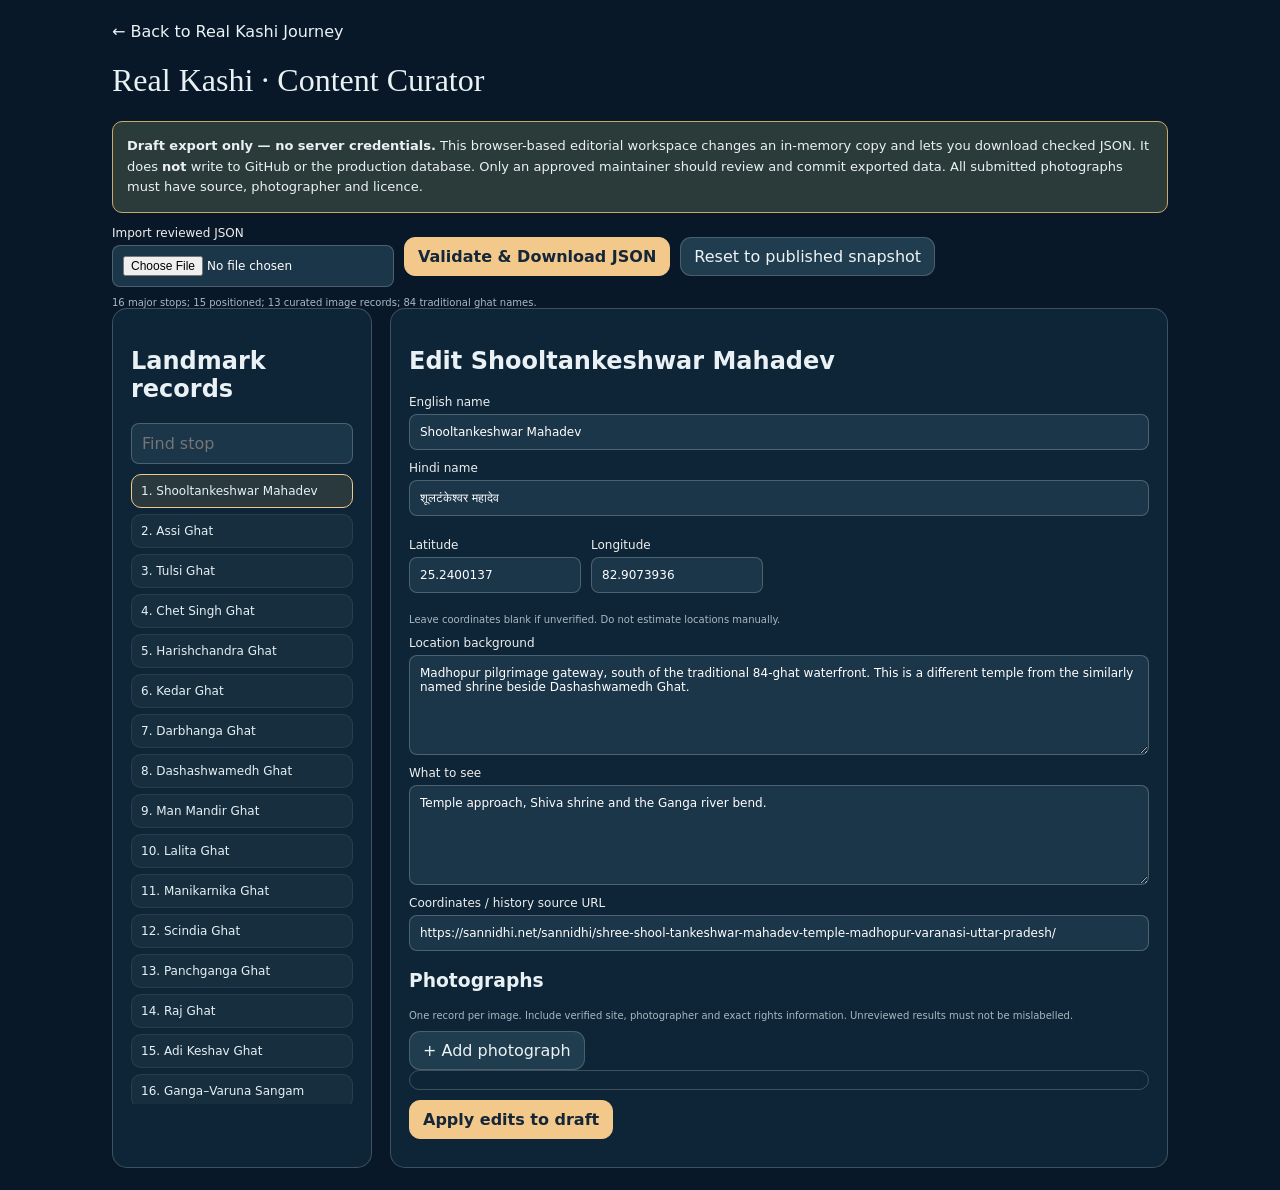
<file: ghats-3d/v2/admin.html>
<!doctype html><html lang="en"><head><meta charset="utf-8"><meta name="viewport" content="width=device-width,initial-scale=1"><title>Real Kashi · Content Curator (Local Export Only)</title><link href="./assets/style.css" rel="stylesheet"><style>body{min-height:100dvh;overflow:auto}.admin{max-width:1100px;margin:auto;padding:22px}.admin-grid{display:grid;grid-template-columns:260px 1fr;gap:18px}.admin section{border:1px solid #ffffff34;border-radius:15px;padding:18px;background:#0d2536}label{display:grid;gap:5px;color:#eee;font-size:12px;margin:11px 0}input,textarea,select{width:100%;border-radius:8px;padding:10px;background:#1b3549;border:1px solid #ffffff38;color:#fff;font:inherit}textarea{min-height:100px}select{height:42px}.preview{max-height:200px;overflow:auto;border:1px solid #ffffff33;padding:9px;border-radius:10px}.preview img{width:110px;height:80px;object-fit:cover;border-radius:5px;margin:4px}.danger{color:#f8b3ac}.notice{background:#2b3b3a;border:1px solid #c7aa68;border-radius:10px;padding:14px;line-height:1.6;font-size:13px}.row{display:flex;align-items:center;gap:10px;flex-wrap:wrap;margin:10px 0}@media(max-width:720px){.admin-grid{grid-template-columns:1fr}.admin{padding:12px}}</style></head>
<body><main class="admin"><a href="./" class="brand" style="margin-bottom:18px">← Back to Real Kashi Journey</a><h1 style="font:500 32px Georgia,serif">Real Kashi · Content Curator</h1>
<p class="notice"><strong>Draft export only — no server credentials.</strong> This browser-based editorial workspace changes an in-memory copy and lets you download checked JSON. It does <strong>not</strong> write to GitHub or the production database. Only an approved maintainer should review and commit exported data. All submitted photographs must have source, photographer and licence.</p>
<div class="row"><label style="margin:0">Import reviewed JSON <input id="import" type="file" accept="application/json,.json"></label><button id="export" class="button primary">Validate & Download JSON</button><button id="reset" class="button">Reset to published snapshot</button></div>
<div id="summary" class="footnote" role="status"></div><div class="admin-grid"><section><h2>Landmark records</h2><input id="filter" placeholder="Find stop"><div class="place-list" id="records" style="max-height:70vh;overflow:auto"></div></section>
<section><h2 id="editing">Edit stop</h2>
<label>English name <input id="name"></label><label>Hindi name <input id="hi"></label>
<div class="row"><label>Latitude <input id="lat" type="number" step="any"></label><label>Longitude <input id="lng" type="number" step="any"></label></div>
<p class="footnote">Leave coordinates blank if unverified. Do not estimate locations manually.</p>
<label>Location background <textarea id="summaryText"></textarea></label><label>What to see <textarea id="features"></textarea></label>
<label>Coordinates / history source URL <input id="source" type="url"></label>
<h3>Photographs</h3><p class="footnote">One record per image. Include verified site, photographer and exact rights information. Unreviewed results must not be mislabelled.</p><div id="photos"></div>
<button id="addPhoto" class="button">+ Add photograph</button>
<div class="preview" id="preview"></div>
<div class="row"><button id="save" class="button primary">Apply edits to draft</button><span id="result" aria-live="polite" class="footnote"></span></div>
</section></div></main>
<script>
(function(){
const $=x=>document.getElementById(x);let data=null,active=0;
const safeUrl=x=>{try{const u=new URL(x,location.href);return ['https:','http:'].includes(u.protocol)||u.pathname.includes('/assets/images/')?u.href:''}catch{return ''}};
async function load(){
 const res=await fetch('./data/places.json',{cache:'no-store'});if(!res.ok)throw Error('Unable to read published data');
 data=await res.json();active=0;draw();
}
function draw(){
 $('records').replaceChildren();
 data.places.forEach((p,i)=>{if(!$('filter').value||p.name.toLowerCase().includes($('filter').value.toLowerCase())){const b=document.createElement('button');b.textContent=(i+1)+'. '+p.name;b.classList.toggle('active',i===active);b.onclick=()=>{apply();active=i;draw()};$('records').append(b)}});
 const p=data.places[active];$('editing').textContent='Edit '+p.name;
 for(const id of ['name','hi','source'])$(id).value=p[id]||'';
 $('lat').value=p.lat??'';$('lng').value=p.lng??'';$('summaryText').value=p.summary||'';$('features').value=p.whatToSee||'';
 $('photos').replaceChildren();
 p.photos.forEach(x=>addRow(x));
 stats();$('result').textContent='';
}
function addRow(p={}){
 const row=document.createElement('div');row.style.cssText='border:1px solid #ffffff22;border-radius:9px;padding:8px;margin:9px 0';
 for(const field of ['url','caption','credit','source','license']){
  const label=document.createElement('label');label.textContent=field;
  const input=document.createElement('input');input.dataset.field=field;input.value=p[field]||'';label.append(input);row.append(label);
 }
 const approved=document.createElement('label');approved.textContent='Image subject verified';
 const cb=document.createElement('input');cb.type='checkbox';cb.dataset.field='verifiedSubject';cb.checked=p.verifiedSubject===true;cb.style.width='auto';approved.append(cb);row.append(approved);
 const del=document.createElement('button');del.textContent='Delete photograph';del.className='button';del.onclick=()=>row.remove();row.append(del);$('photos').append(row);
}
function apply(){
 const p=data.places[active];
 p.name=$('name').value.trim();p.hi=$('hi').value.trim();p.source=$('source').value.trim();
 p.summary=$('summaryText').value.trim();p.whatToSee=$('features').value.trim();
 const lat=$('lat').value,lng=$('lng').value;p.lat=lat===''?null:Number(lat);p.lng=lng===''?null:Number(lng);
 p.positionQuality=p.lat!==null&&p.lng!==null?'mapped-reference':'awaiting-confirmation';
 p.photos=[...$('photos').children].map(el=>{
  const o={};el.querySelectorAll('input').forEach(inp=>{o[inp.dataset.field]=inp.type==='checkbox'?inp.checked:inp.value.trim()});return o;
 }).filter(p=>p.url);
 $('result').textContent='Draft updated locally';stats();
}
function stats(){
 const geoc=data.places.filter(x=>Number.isFinite(x.lat)&&Number.isFinite(x.lng)).length,photos=data.places.reduce((n,p)=>n+p.photos.length,0);
 $('summary').textContent=data.places.length+' major stops; '+geoc+' positioned; '+photos+' curated image records; '+data.traditionalGhats.length+' traditional ghat names.';
}
function validate(){
 if(!data||!data.places.length)throw Error('Empty data.');
 const ids=new Set();
 for(const p of data.places){
  if(!p.name||!p.id||ids.has(p.id))throw Error('Every place must have a unique ID and a name.');
  ids.add(p.id);
  if((p.lat===null)!==(p.lng===null))throw Error('Latitude and longitude must both be set or both blank for '+p.name);
  if(p.lat!==null&&!(p.lat>=24.8&&p.lat<=25.8&&p.lng>=82.5&&p.lng<=83.5))throw Error('Coordinates outside the Varanasi region for '+p.name);
  if(!safeUrl(p.source))throw Error('Missing valid source link for '+p.name);
  for(const im of p.photos){
   if(!im.url||!im.caption||!im.credit||!im.source||!im.license)throw Error('Photo metadata incomplete for '+p.name);
   if(!safeUrl(im.url)||!safeUrl(im.source))throw Error('Unsafe or invalid image URL for '+p.name);
  }
 }
 if(data.traditionalGhats.length!==84)throw Error('Expected traditional 84-ghat directory.');
 return true;
}
$('save').onclick=()=>{apply();draw()};
$('addPhoto').onclick=()=>addRow({});
$('filter').oninput=()=>{$('records').replaceChildren();data.places.forEach((p,i)=>{if(p.name.toLowerCase().includes($('filter').value.toLowerCase())){const b=document.createElement('button');b.textContent=(i+1)+'. '+p.name;b.onclick=()=>{apply();active=i;draw()};$('records').append(b)}})};
$('export').onclick=()=>{try{apply();validate();const out=JSON.stringify(data,null,2)+'\n';const blob=new Blob([out],{type:'application/json'}),url=URL.createObjectURL(blob),a=document.createElement('a');a.href=url;a.download='punya-ghats-v2-reviewed-draft.json';a.click();setTimeout(()=>URL.revokeObjectURL(url),3000);$('result').textContent='Draft JSON exported. Review and commit before publication.'}catch(err){$('result').textContent='Validation error: '+err.message;$('result').className='danger'}};
$('import').onchange=async e=>{try{const txt=await e.target.files[0].text();const obj=JSON.parse(txt);if(!Array.isArray(obj.places)||!Array.isArray(obj.traditionalGhats))throw Error('Incorrect JSON structure');data=obj;active=0;validate();draw()}catch(err){$('summary').textContent='Import failed: '+err.message}};
$('reset').onclick=()=>load().catch(e=>$('summary').textContent=e.message);
load().catch(e=>$('summary').textContent=e.message);
})();
</script></body></html>
</file>
<file: ghats-3d/v2/assets/style.css>
:root{font-family:Inter,system-ui,-apple-system,Segoe UI,sans-serif;color:#eaf1f5;background:#091829;--bg:#0d2031;--panel:#142b3c;--ink:#ecf2f5;--muted:#b8cbd6;--accent:#f2c88b;--line:#ffffff23}
*{box-sizing:border-box}body{margin:0;min-height:100dvh}button,input,select{font:inherit}button{cursor:pointer}button:focus-visible,a:focus-visible,input:focus-visible{outline:2px solid #f6d7a4;outline-offset:2px}
a{color:#f3cc9a}.screen{height:100dvh;min-height:530px;display:grid;grid-template-rows:auto minmax(0,1fr) auto}.header{position:relative;z-index:12;display:flex;justify-content:space-between;align-items:center;gap:8px;padding:12px 20px;border-bottom:1px solid var(--line);background:#081829ee}.brand{text-decoration:none;color:var(--ink);display:flex;align-items:center;gap:9px;min-width:0}.brand strong{display:block;font:600 20px Georgia,serif;white-space:nowrap}.brand small{color:var(--accent);font-size:10px;letter-spacing:.15em;text-transform:uppercase}.brand-mark{display:grid;place-items:center;border:1px solid #e9c18677;width:39px;height:39px;border-radius:13px;font-size:25px;color:var(--accent)}.header-right{display:flex;align-items:center;gap:8px}.button{background:#203d4f;color:var(--ink);border:1px solid #ffffff2d;border-radius:11px;padding:9px 13px}.button:hover{background:#2c4c61}.button.primary{color:#152638;background:var(--accent);border-color:var(--accent);font-weight:700}.button[disabled]{opacity:.47;cursor:not-allowed}.badge{padding:5px 9px;border:1px solid #ffffff37;background:#ffffff13;border-radius:999px;font-size:11px;color:var(--muted);white-space:nowrap}.workspace{display:grid;grid-template-columns:minmax(0,1fr) minmax(310px,365px);min-height:0}.map-area{position:relative;overflow:hidden;background:#1f4057}.map-canvas{width:100%;height:100%;background:linear-gradient(140deg,#133349,#547c8f)}.map-fallback{position:absolute;inset:0;display:none;align-items:center;justify-content:center;text-align:center;padding:28px;background:linear-gradient(140deg,#15344a,#305a67);z-index:4}.map-fallback.show{display:flex}.map-fallback p{max-width:440px;line-height:1.6}.map-error-note{font-size:12px}.map-top{position:absolute;z-index:5;left:18px;top:16px;display:grid;gap:8px;max-width:min(65%,450px);pointer-events:none}.map-top>*{pointer-events:auto}.map-top .eyebrow{font-size:10px;text-transform:uppercase;letter-spacing:.18em;color:#ffdfad;font-weight:700;text-shadow:0 2px 6px #0009}.map-top h1{font:500 clamp(24px,3.7vw,45px)/1.05 Georgia,serif;letter-spacing:-.02em;text-shadow:0 2px 22px #0017;margin:0}.map-top p{font-size:12px;line-height:1.5;margin:0;max-width:360px;text-shadow:0 2px 9px #001; color:#fff}.map-actions{position:absolute;z-index:5;left:16px;bottom:17px;display:flex;flex-wrap:wrap;gap:7px;max-width:calc(100% - 35px)}.map-actions .button{font-size:12px;backdrop-filter:blur(12px);background:#102a40dd}.map-actions .button.selected{background:var(--accent);color:#17283a}.source-chip{position:absolute;z-index:5;left:16px;bottom:79px;background:#0b2039dd;border:1px solid #ffffff3a;border-radius:10px;color:#e6eaf2;max-width:420px;font-size:11px;line-height:1.5;padding:9px 12px}.info{border-left:1px solid var(--line);background:#0d2132;display:flex;min-height:0;flex-direction:column}.info-head{padding:17px 18px 12px;border-bottom:1px solid var(--line)}.small-title{font-size:10px;font-weight:700;letter-spacing:.16em;text-transform:uppercase;color:var(--accent)}.info-head h2{font:500 27px/1.1 Georgia,serif;margin:8px 0}.info-head p{font-size:12px;line-height:1.6;color:#ced7de;margin:8px 0}.info-head .hindi{font-size:14px;color:#debf97}.mini-stats{display:grid;grid-template-columns:1fr 1fr;gap:8px;margin-top:11px}.mini-stats div{border:1px solid var(--line);background:#ffffff08;padding:9px;border-radius:10px}.mini-stats b{display:block;font-size:14px}.mini-stats small{color:#b8ccd6;font-size:10px}.info-scroll{flex:1;overflow-y:auto;padding:13px 17px 20px;scrollbar-width:thin}.section-title{font-size:12px;letter-spacing:.03em;margin:10px 0;color:#f0e1cb}.gallery-stage{border:1px solid var(--line);border-radius:14px;overflow:hidden;background:#172e41}.gallery-stage .main-photo{display:block;width:100%;border:0;background:#233f51;color:white;padding:0;aspect-ratio:16/9;position:relative}.gallery-stage img{width:100%;height:100%;object-fit:cover;display:block}.gallery-stage .empty-photo{display:grid;place-content:center;height:100%;padding:20px;text-align:center;color:#d3e0e7;font-size:12px;line-height:1.6;gap:9px}.photo-caption{padding:9px 12px;color:#cbd5dd;font-size:11px;line-height:1.5}.photo-caption a{color:#efc58d}.photo-nav{display:flex;justify-content:space-between;align-items:center;gap:5px;padding:9px;border-top:1px solid var(--line)}.photo-nav .button{padding:7px 10px;font-size:11px}.thumbnail-bar{display:flex;gap:6px;overflow:auto;padding:0 9px 9px}.thumbnail-bar button{padding:0;background:transparent;border:2px solid transparent;border-radius:7px;flex:0 0 68px;height:47px;overflow:hidden}.thumbnail-bar button.active{border-color:var(--accent)}.thumbnail-bar img{object-fit:cover}.more-links{display:flex;flex-wrap:wrap;gap:10px;margin-top:11px;font-size:12px}.place-list{display:flex;flex-direction:column;gap:6px;margin-top:10px}.place-list button{display:flex;justify-content:space-between;gap:10px;align-items:center;text-align:left;background:#ffffff0b;border:1px solid #ffffff14;border-radius:10px;color:#e6f0f5;padding:9px;font-size:12px}.place-list button.active{border-color:var(--accent);background:#e7b97122}.place-list small{color:#aebeca;font-size:10px}.search{width:100%;border:1px solid #ffffff32;background:#192e40;color:white;padding:10px 12px;border-radius:10px;outline-offset:2px}.search::placeholder{color:#a7bdc8}.tabs{display:flex;gap:6px;margin:14px 0}.tabs button{background:transparent;border:1px solid #ffffff24;color:#d5e0ea;padding:7px 11px;border-radius:8px;font-size:12px}.tabs button.active{background:#f4c78b;color:#1b2d3c}.footer{display:flex;align-items:center;gap:12px;padding:10px 20px;border-top:1px solid var(--line);background:#0b1d2e;flex-wrap:wrap}.footer .progress{appearance:none;width:min(300px,35vw);height:7px;accent-color:#e8bc7a}.footer small{font-size:11px;color:#c8d4df}.footer .buttons{display:flex;gap:6px}.footer .buttons button{padding:8px 12px;font-size:12px}.spacer{flex:1}.muted{color:var(--muted)}.footnote{font-size:10px;color:#a9b8c4}.modal{position:fixed;inset:0;z-index:30;display:none;align-items:center;justify-content:center;background:#000e;padding:18px}.modal.open{display:flex}.modal-card{background:#0b2335;border:1px solid #ffffff3a;border-radius:17px;max-width:950px;width:100%;max-height:96vh;overflow:auto;padding:16px}.modal-card img{display:block;max-width:100%;max-height:70vh;object-fit:contain;margin:auto}.modal-top{display:flex;justify-content:space-between;gap:9px;margin-bottom:10px}.modal p{font-size:12px;line-height:1.6;color:#cedde4}.maplibregl-ctrl-attrib{font-size:10px!important}.maplibregl-popup-content{border-radius:10px!important;color:#172736}.maplibregl-popup-content button{border:0;border-radius:7px;background:#12394b;color:white;padding:7px;margin-top:6px}.sr-only{position:absolute;left:-10000px}
@media(max-width:820px){.screen{height:100dvh;min-height:0;grid-template-rows:auto minmax(0,1fr) auto}.header{padding:9px 11px}.brand strong{font-size:16px}.brand small{font-size:8px}.brand-mark{width:34px;height:34px;font-size:21px}.header-right .badge{display:none}.header-right .button{padding:7px 9px;font-size:11px}.workspace{grid-template-columns:1fr;grid-template-rows:minmax(240px,46%) minmax(0,1fr)}.info{border-left:0;border-top:1px solid var(--line)}.info-head{padding:10px 13px 8px}.info-head h2{font-size:22px;margin:4px 0}.info-head p{margin:5px 0;font-size:11px}.info-head .hindi{font-size:12px}.mini-stats{margin-top:7px}.mini-stats div{padding:6px}.info-scroll{padding:9px 12px 13px}.map-top{top:12px;left:12px;max-width:71%}.map-top h1{font-size:25px}.map-top p{display:none}.map-actions{left:10px;bottom:10px;gap:5px}.map-actions .button{font-size:11px;padding:8px}.source-chip{left:10px;bottom:54px;font-size:9px;max-width:95%;padding:5px 8px}.footer{padding:8px 10px;gap:8px}.footer .progress{width:25vw}.footer small{font-size:10px}.footer .buttons button{padding:7px 9px}.spacer{display:none}}
@media(max-height:610px) and (max-width:820px){.workspace{grid-template-rows:minmax(150px,38%) minmax(0,1fr)}.map-top .eyebrow{display:none}.mini-stats{display:none}}
@media(prefers-reduced-motion:reduce){*,*::before,*::after{animation:none!important;scroll-behavior:auto!important;transition:none!important}}


/* Keep genuine map failures readable on small devices. Hide overlapping decorative map
   headings and map controls ONLY while the map is unavailable. */
.map-area.map-failed .map-top,
.map-area.map-failed .map-actions,
.map-area.map-failed .source-chip{display:none!important}
.map-area.map-failed .map-fallback{z-index:9;overflow:auto;padding:clamp(10px,3vw,24px)}
.map-area.map-failed .map-fallback>div{width:min(100%,420px);max-height:100%;overflow:auto}
.map-fallback h2{font:600 clamp(21px,4.2vw,28px)/1.2 Georgia,serif;margin:0 0 10px}
.map-fallback p{max-width:370px;margin:8px auto 14px;font-size:clamp(11px,2.5vw,13px);line-height:1.45;overflow-wrap:anywhere}
.map-fallback .button{margin:0 auto;padding:9px 16px}
.map-fallback .map-error-note{font-size:10px;color:#d0dbe4;margin-top:12px}
@media(max-width:820px){
 .map-area.map-failed .map-fallback{align-items:center;justify-content:center}
 .map-top h1{overflow-wrap:normal;text-wrap:balance}
 .source-chip{left:10px;right:10px;bottom:62px;max-width:none;overflow-wrap:anywhere}
}


/* Virtual boat mode: independent scenic fallback, never a navigational chart */
.boat-canvas{position:absolute;inset:0;width:100%;height:100%;z-index:5;pointer-events:none;background:#173e58}
.boat-hud{position:absolute;left:12px;right:12px;bottom:12px;z-index:11;background:rgba(8,27,44,.94);border:1px solid rgba(249,215,165,.49);border-radius:16px;padding:12px 14px;box-shadow:0 10px 35px #0018;backdrop-filter:blur(16px);max-width:650px;margin:0 auto;color:#fff}
.boat-hud[hidden],.boat-canvas[hidden]{display:none!important}
.boat-hud-heading{display:flex;align-items:center;justify-content:space-between;gap:10px;margin-bottom:5px}
.boat-kicker{font-size:10px;font-weight:800;color:#f0cb96;letter-spacing:.12em;text-transform:uppercase}
.boat-hud strong{display:block;font:600 clamp(16px,2vw,21px)/1.2 Georgia,serif}
.boat-sub{font-size:11px;line-height:1.45;color:#cadce8;margin:6px 0 10px}
.boat-operations{display:flex;align-items:center;gap:6px;flex-wrap:wrap}
.boat-operations .button{font-size:11px;padding:8px 10px;white-space:nowrap;border-radius:8px}
.boat-speed{display:flex;align-items:center;gap:5px;font-size:11px;color:#d5e3ec}
.boat-speed select{background:#223e53;color:white;border:1px solid #ffffff52;border-radius:8px;padding:7px;font-size:11px}
.boat-progress{height:5px;margin:10px 0 7px;border-radius:999px;background:#ffffff38;overflow:hidden}
#boatProgressFill{width:0;height:100%;background:#edc17a;transition:width .15s linear}
.boat-disclaimer{display:block;font-size:10px;line-height:1.35;color:#d0dae4}
.boat-close{background:#193246;border-radius:50%;width:28px;height:28px;padding:0!important;flex:none}
.map-area.boat-active .map-top,.map-area.boat-active .map-actions,.map-area.boat-active .source-chip{display:none!important}
.map-area.boat-active .map-fallback{display:none!important}
.map-area.boat-active .map-canvas{z-index:1}
.boat-launch{border-color:#edc17a75!important}
.footer .boat-launch{background:#eec486;color:#112c42;font-weight:700}
.map-pin.active-marker{border-color:#fbd088!important;transform:scale(1.12)}
@media(max-width:820px){
 .boat-hud{left:7px;right:7px;bottom:7px;padding:8px 10px;border-radius:11px}
 .boat-hud-heading{margin-bottom:2px}.boat-kicker{font-size:9px}
 .boat-hud strong{font-size:14px}.boat-sub{font-size:10px;margin:4px 0 6px;max-height:32px;overflow:hidden}
 .boat-operations{gap:4px}
 .boat-operations .button{padding:6px 7px;font-size:10px}
 .boat-operations #boatPrev,.boat-operations #boatNext{padding:6px}
 .boat-speed{font-size:10px}
 .boat-speed select{font-size:10px;padding:5px}
 .boat-progress{margin:6px 0 5px}
 .boat-disclaimer{font-size:9px}
 .footer .boat-launch{padding:7px;font-size:11px}
 .map-area.boat-active .maplibregl-ctrl-top-right{display:none}
}
@media(max-height:650px) and (max-width:820px){
 .boat-hud{padding:6px}.boat-hud .boat-sub{display:none}.boat-disclaimer{display:none}
 .boat-operations .button{font-size:9px;padding:5px}
}


/* Authentic photographic boat perspective: real landmark image, animated water, boat prow.
   Images are identified by their actual location; never imply every photo was taken on a boat. */
.river-view{position:absolute;inset:0;z-index:7;overflow:hidden;background:linear-gradient(180deg,#bfd7e0 0%,#e9be93 49%,#357e93 68%,#183c52 100%)}
.river-view[hidden]{display:none!important}
.river-atmosphere{position:absolute;inset:0;z-index:0;background:radial-gradient(ellipse at 80% 16%,#fff4dbd9,transparent 35%),linear-gradient(#7bbedb,#e4c2a1 57%,#367c95)}
.river-photo{position:absolute;inset:-2% -7% 18%;width:114%;height:87%;z-index:1;object-fit:cover;object-position:center 51%;opacity:0;transform:scale(1.12) translate3d(0,0,0);transition:opacity 1.5s ease,filter .5s ease;filter:contrast(1.04) saturate(1.03);will-change:opacity,transform}
.river-photo.visible{opacity:1}
.river-view.wide .river-photo{transform:scale(1.04)}
.river-horizon{position:absolute;z-index:2;left:0;right:0;bottom:0;height:56%;pointer-events:none;background:linear-gradient(to bottom,transparent 0%,rgba(43,88,114,.03) 25%,rgba(13,73,93,.30) 63%,rgba(7,34,53,.55) 100%)}
.river-water{position:absolute;z-index:3;left:0;right:0;bottom:0;width:100%;height:41%;opacity:.95;pointer-events:none}
.river-bow{position:absolute;z-index:4;left:50%;bottom:-7px;transform:translateX(-50%);width:clamp(190px,32%,380px);pointer-events:none;filter:drop-shadow(0 0 14px #0007);animation:river-bob 3.9s ease-in-out infinite}
.river-bow svg{width:100%;height:auto;display:block}
@keyframes river-bob{0%,100%{transform:translate(-50%,0) rotate(-.45deg)}50%{transform:translate(-50%,5px) rotate(.45deg)}}
.river-view-top{position:absolute;z-index:5;left:16px;right:15px;top:14px;display:flex;align-items:flex-start;justify-content:space-between;gap:12px;pointer-events:none;text-shadow:0 1px 10px #001d2cba}
.river-view-top>div{min-width:0}
.river-view-eyebrow{display:block;font-size:10px;letter-spacing:.12em;color:#ffe9c8;font-weight:800}
.river-view-top strong{display:block;font:500 clamp(19px,2.5vw,32px)/1.18 Georgia,serif;color:#fff8e9;max-width:70%;margin:6px 0}
.river-map-toggle{pointer-events:auto;border:1px solid #fff9;color:#fff;background:#10283bca;backdrop-filter:blur(9px);border-radius:999px;font-size:11px;padding:9px 12px;white-space:nowrap}
.river-view-credit{position:absolute;z-index:5;left:12px;right:12px;top:91px;max-width:410px;font-size:10px;color:#fff4dc;line-height:1.45;text-shadow:0 1px 5px #001;pointer-events:none}
.river-view-credit a{pointer-events:auto;color:#ffe1aa;display:inline-block;text-decoration:underline;text-underline-offset:2px}
.river-photo-unavailable{position:absolute;z-index:2;top:35%;left:13%;right:13%;padding:14px;background:#17374bce;border-radius:10px;font-size:12px;text-align:center}
.river-photo-unavailable[hidden]{display:none!important}
.map-area.boat-active .river-view{display:block}
.map-area.boat-active .boat-canvas{display:none!important}
.map-area.boat-active .river-view~.boat-hud{z-index:11}
.map-area.boat-active .map-canvas{visibility:hidden}
.map-area.boat-active .map-top,.map-area.boat-active .map-actions,.map-area.boat-active .source-chip{display:none!important}
.workspace.river-mode .info-head{background:#0e2839}
@media(max-width:820px){
 .workspace.river-mode{grid-template-rows:minmax(320px,60%) minmax(0,1fr)}
 .river-view-top{top:8px;left:9px;right:8px;gap:5px}
 .river-view-eyebrow{font-size:9px}.river-view-top strong{font-size:clamp(15px,3.8vw,22px);margin:3px 0;max-width:70%}
 .river-map-toggle{font-size:10px;padding:6px 8px}
 .river-view-credit{top:57px;left:9px;right:10px;max-width:80%;font-size:9px;line-height:1.3}
 .river-water{height:44%}
 .river-bow{width:46%;bottom:-5px}
 .river-view .river-photo{object-position:center 53%;inset:-2% -10% 18%;width:120%}
 .river-view-top strong{line-height:1.18}
}
@media(max-height:650px) and (max-width:820px){
 .workspace.river-mode{grid-template-rows:minmax(245px,60%) minmax(0,1fr)}
 .river-view-credit{top:51px}
 .river-bow{width:34%}
}
@media(prefers-reduced-motion:reduce){
 .river-bow{animation:none!important}
 .river-photo{transition:none!important}
}

.river-view{touch-action:none;cursor:grab}.river-view:active{cursor:grabbing}
.river-map-toggle{touch-action:manipulation;cursor:pointer}
</file>
